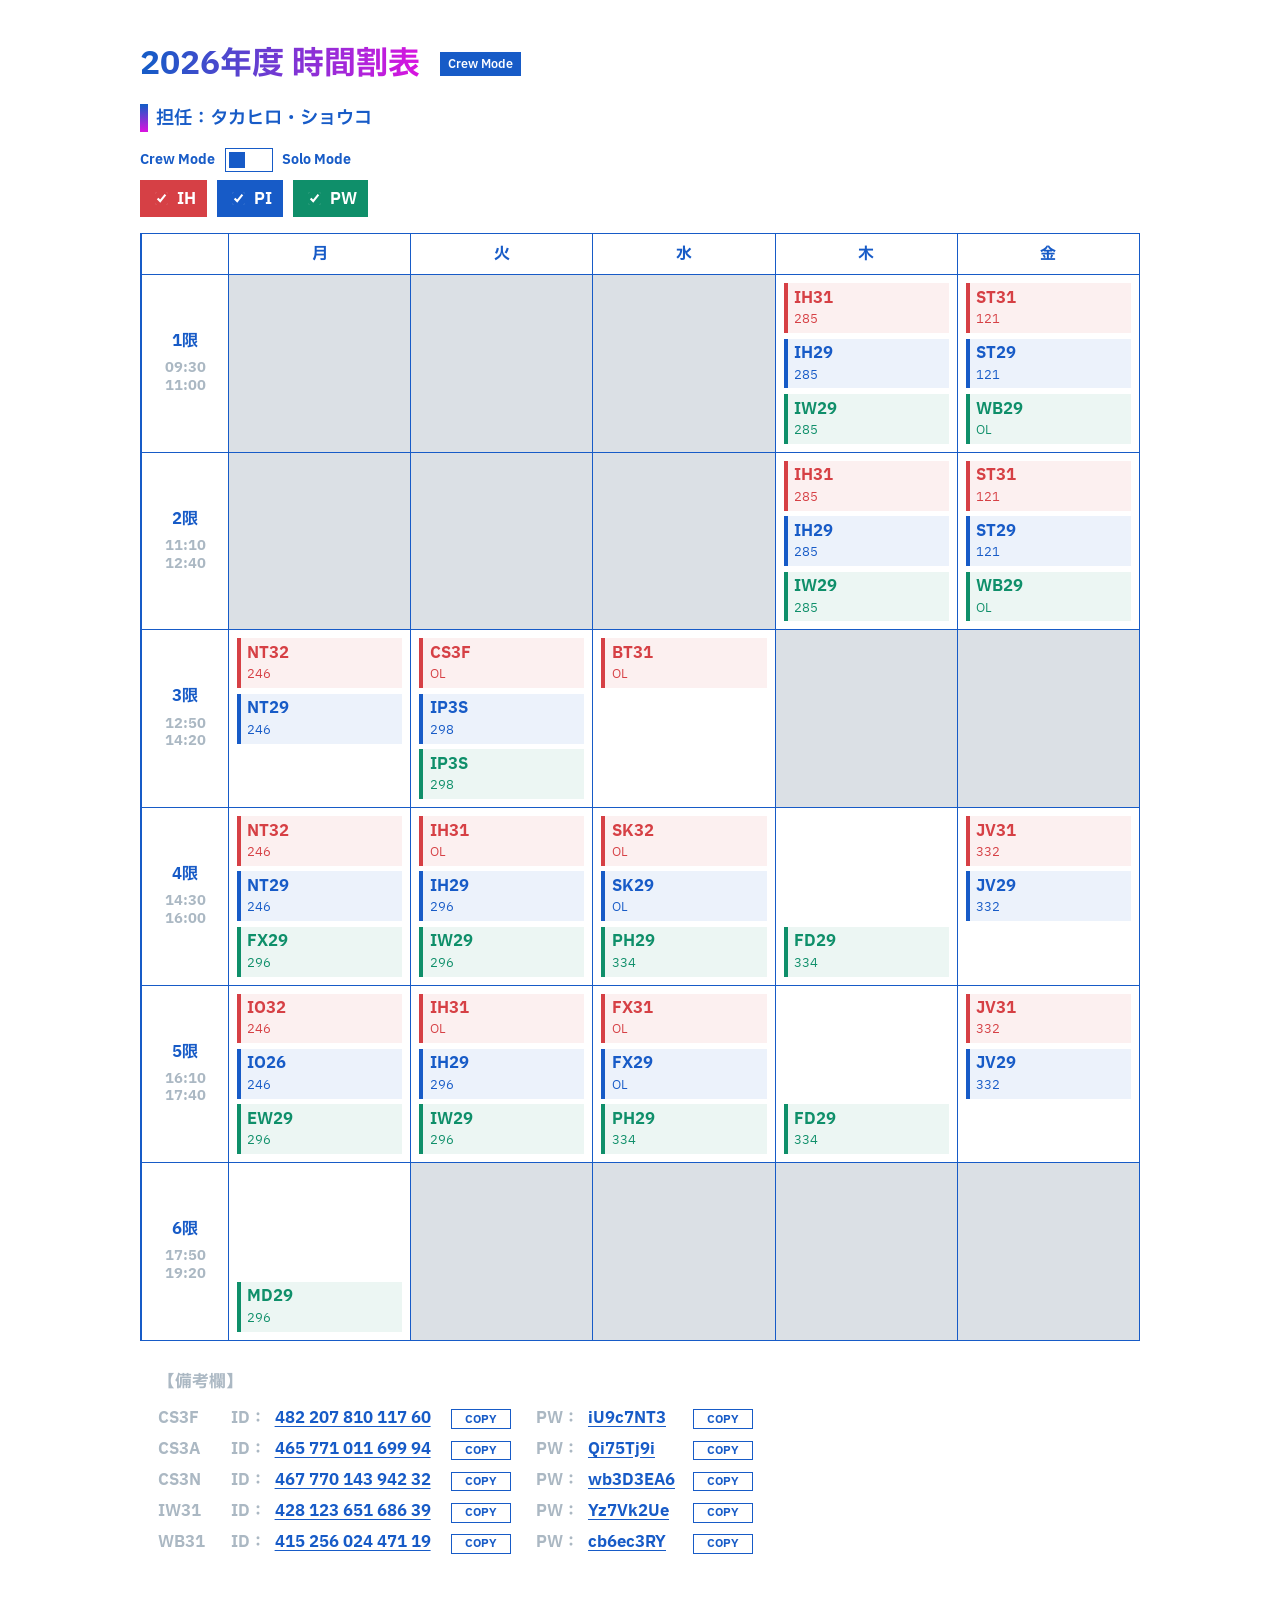
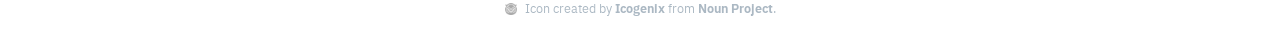
<file: index.html>
<!DOCTYPE html>
<html lang="ja">

<head>
  <meta charset="UTF-8">
  <meta name="viewport" content="width=device-width, initial-scale=1.0">
  <title>2026年度 時間割表</title>
  <link rel="icon" type="image/x-icon" href="favicon.png">
  <link rel="stylesheet" href="css/styles.css">
  <link rel="preconnect" href="https://fonts.googleapis.com">
  <link rel="preconnect" href="https://fonts.gstatic.com" crossorigin>
  <link href="https://fonts.googleapis.com/css2?family=IBM+Plex+Sans+JP:wght@400;500;600;700&display=swap"
    rel="stylesheet">
</head>

<body data-mode="crew">
  <main class="sheet">
    <header class="sheet-header">
      <div class="sheet-title-wrapper">
        <h1 class="sheet-title">2026年度 時間割表</h1>
        <span class="current-mode">Crew Mode</span>
      </div>
      <p><span class="sheet-meta" id="sheet-meta"></span></p>
      <div class="mode-toggle">
        <span id="crew-mode-label">Crew Mode</span>
        <label class="mode-switch" aria-label="Solo ModeとCrew Modeを切り替え">
          <input type="checkbox" id="mode-toggle" aria-labelledby="crew-mode-label solo-mode-label">
          <span class="mode-switch-track"></span>
        </label>
        <span id="solo-mode-label">Solo Mode</span>
      </div>
    </header>

    <fieldset class="timetable-picker" aria-label="時間割を選択">
      <!-- <legend>時間割</legend> -->
      <div id="timetable-options" class="timetable-options"></div>
    </fieldset>

    <table class="timetable">
      <thead>
        <tr id="timetable-head"></tr>
      </thead>
      <tbody id="timetable-body"></tbody>
    </table>

    <section class="notes" aria-labelledby="notes-heading">
      <h2 id="notes-heading">【備考欄】</h2>
      <ul>
        <li>
          <span class="note-code">CS3F</span>
          <span class="note-label note-id-label">ID：</span>
          <span class="note-copy-value note-id-value" role="button" tabindex="0"
            data-copy-value="482 207 810 117 60">482 207 810 117 60</span>
          <button type="button" class="note-copy-button note-id-copy" data-copy-value="482 207 810 117 60"
            aria-label="CS3F IDをコピー">COPY</button>
          <span class="note-label note-pw-label">PW：</span>
          <span class="note-copy-value note-pw-value" role="button" tabindex="0"
            data-copy-value="iU9c7NT3">iU9c7NT3</span>
          <button type="button" class="note-copy-button note-pw-copy" data-copy-value="iU9c7NT3"
            aria-label="CS3F PWをコピー">COPY</button>
        </li>
        <li>
          <span class="note-code">CS3A</span>
          <span class="note-label note-id-label">ID：</span>
          <span class="note-copy-value note-id-value" role="button" tabindex="0"
            data-copy-value="465 771 011 699 94">465 771 011 699 94</span>
          <button type="button" class="note-copy-button note-id-copy" data-copy-value="465 771 011 699 94"
            aria-label="CS3A IDをコピー">COPY</button>
          <span class="note-label note-pw-label">PW：</span>
          <span class="note-copy-value note-pw-value" role="button" tabindex="0"
            data-copy-value="Qi75Tj9i">Qi75Tj9i</span>
          <button type="button" class="note-copy-button note-pw-copy" data-copy-value="Qi75Tj9i"
            aria-label="CS3A PWをコピー">COPY</button>
        </li>
        <li>
          <span class="note-code">CS3N</span>
          <span class="note-label note-id-label">ID：</span>
          <span class="note-copy-value note-id-value" role="button" tabindex="0"
            data-copy-value="467 770 143 942 32">467 770 143 942 32</span>
          <button type="button" class="note-copy-button note-id-copy" data-copy-value="467 770 143 942 32"
            aria-label="CS3N IDをコピー">COPY</button>
          <span class="note-label note-pw-label">PW：</span>
          <span class="note-copy-value note-pw-value" role="button" tabindex="0"
            data-copy-value="wb3D3EA6">wb3D3EA6</span>
          <button type="button" class="note-copy-button note-pw-copy" data-copy-value="wb3D3EA6"
            aria-label="CS3N PWをコピー">COPY</button>
        </li>
        <li>
          <span class="note-code">IW31</span>
          <span class="note-label note-id-label">ID：</span>
          <span class="note-copy-value note-id-value" role="button" tabindex="0"
            data-copy-value="428 123 651 686 39">428 123 651 686 39</span>
          <button type="button" class="note-copy-button note-id-copy" data-copy-value="428 123 651 686 39"
            aria-label="IW31 IDをコピー">COPY</button>
          <span class="note-label note-pw-label">PW：</span>
          <span class="note-copy-value note-pw-value" role="button" tabindex="0"
            data-copy-value="Yz7Vk2Ue">Yz7Vk2Ue</span>
          <button type="button" class="note-copy-button note-pw-copy" data-copy-value="Yz7Vk2Ue"
            aria-label="IW31 PWをコピー">COPY</button>
        </li>
        <li>
          <span class="note-code">WB31</span>
          <span class="note-label note-id-label">ID：</span>
          <span class="note-copy-value note-id-value" role="button" tabindex="0"
            data-copy-value="415 256 024 471 19">415 256 024 471 19</span>
          <button type="button" class="note-copy-button note-id-copy" data-copy-value="415 256 024 471 19"
            aria-label="WB31 IDをコピー">COPY</button>
          <span class="note-label note-pw-label">PW：</span>
          <span class="note-copy-value note-pw-value" role="button" tabindex="0"
            data-copy-value="cb6ec3RY">cb6ec3RY</span>
          <button type="button" class="note-copy-button note-pw-copy" data-copy-value="cb6ec3RY"
            aria-label="WB31 PWをコピー">COPY</button>
        </li>
      </ul>
    </section>
  </main>
  <footer>
    <img src="favicon.png" alt="Icon by Icogenix">
    <p>Icon created by <strong><a href="https://thenounproject.com/creator/asmahameed743/"
          target="_blank">Icogenix</a></strong> from <strong><a href="https://thenounproject.com/" target="_blank">Noun
          Project</a></strong>.</p>
  </footer>
  <script src="js/main.js" defer></script>
</body>

</html>
</file>
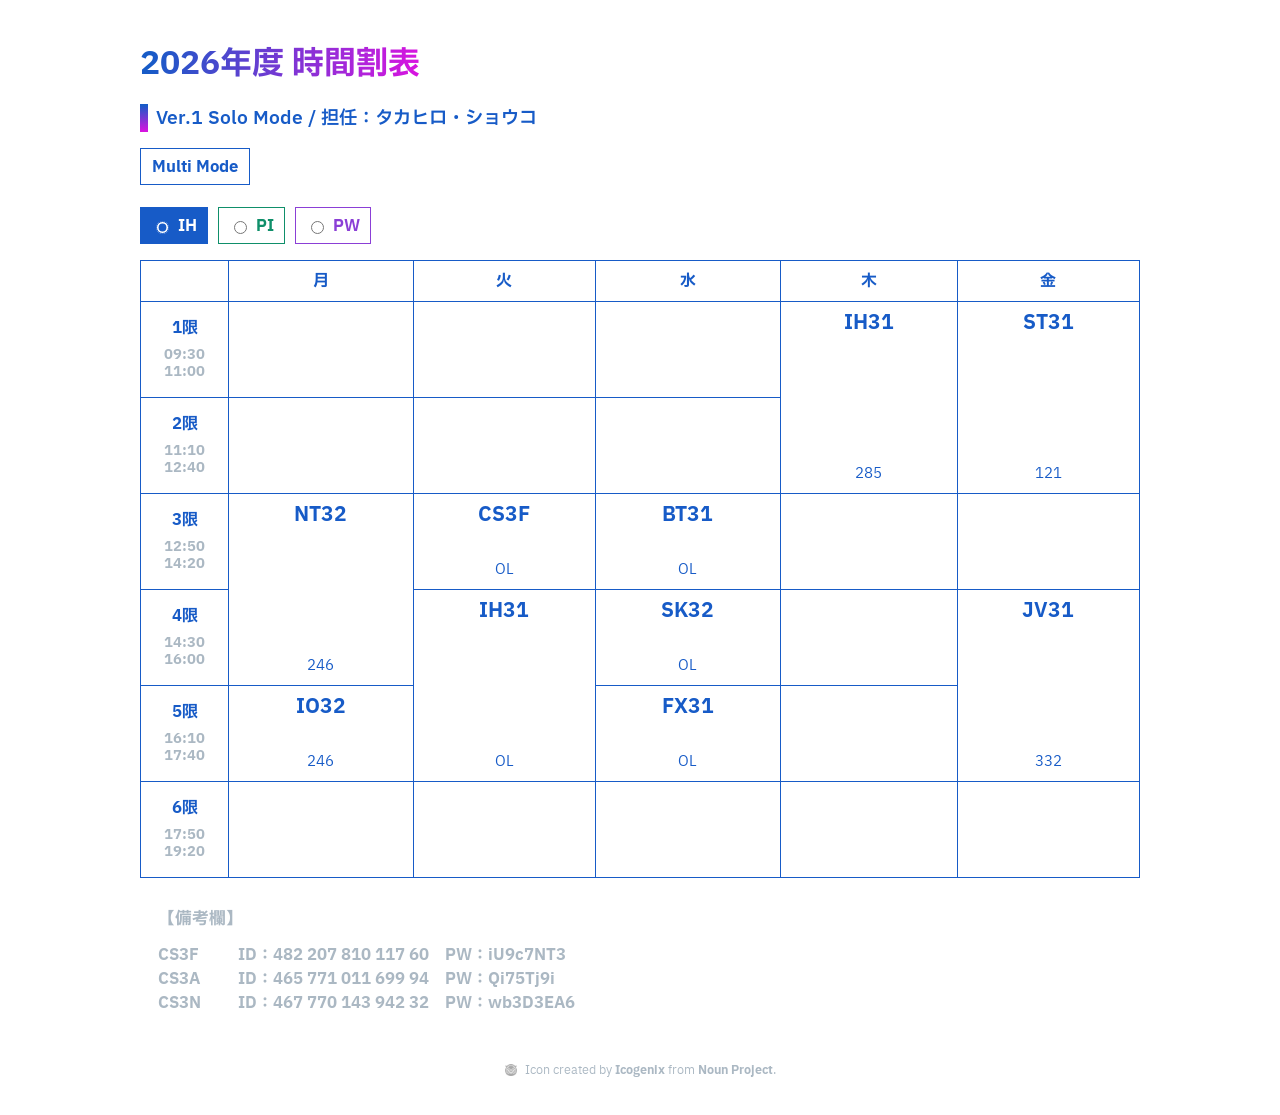
<file: ver1/index.html>
<!DOCTYPE html>
<html lang="ja">

<head>
  <meta charset="UTF-8">
  <meta name="viewport" content="width=device-width, initial-scale=1.0">
  <title>2026年度 時間割表 Solo Mode</title>
  <link rel="icon" type="image/x-icon" href="../favicon.png">
  <link rel="stylesheet" href="styles-solo.css">
  <link rel="preconnect" href="https://fonts.googleapis.com">
  <link rel="preconnect" href="https://fonts.gstatic.com" crossorigin>
  <link href="https://fonts.googleapis.com/css2?family=IBM+Plex+Sans+JP:wght@400;500;600;700&display=swap"
    rel="stylesheet">
</head>

<body>
  <main class="sheet">
    <header class="sheet-header">
      <p><span class="sheet-title">2026年度 時間割表</span></p>
      <p><span class="sheet-meta">Ver.1 Solo Mode / 担任：タカヒロ・ショウコ</span></p>
      <nav class="mode-nav" aria-label="表示モード">
        <a href="../index.html">Multi Mode</a>
      </nav>
    </header>

    <fieldset class="timetable-picker" aria-label="時間割を選択">
      <div id="timetable-options" class="timetable-options"></div>
    </fieldset>

    <table class="timetable">
      <thead>
        <tr id="timetable-head"></tr>
      </thead>
      <tbody id="timetable-body"></tbody>
    </table>

    <section class="notes" aria-labelledby="notes-heading">
      <h2 id="notes-heading">【備考欄】</h2>
      <ul>
        <li><span class="note-code">CS3F</span><span class="note-text">ID：482 207 810 117 60</span><span
            class="note-pwd">PW：iU9c7NT3</span></li>
        <li><span class="note-code">CS3A</span><span class="note-text">ID：465 771 011 699 94</span><span
            class="note-pwd">PW：Qi75Tj9i</span></li>
        <li><span class="note-code">CS3N</span><span class="note-text">ID：467 770 143 942 32</span><span
            class="note-pwd">PW：wb3D3EA6</span></li>
      </ul>
    </section>
  </main>
  <footer>
    <img src="../favicon.png" alt="Icon by Icogenix">
    <p>Icon created by <strong><a href="https://thenounproject.com/creator/asmahameed743/"
          target="_blank">Icogenix</a></strong> from <strong><a href="https://thenounproject.com/"
          target="_blank">Noun Project</a></strong>.</p>
  </footer>
  <script src="main-solo.js" defer></script>
</body>

</html>
</file>
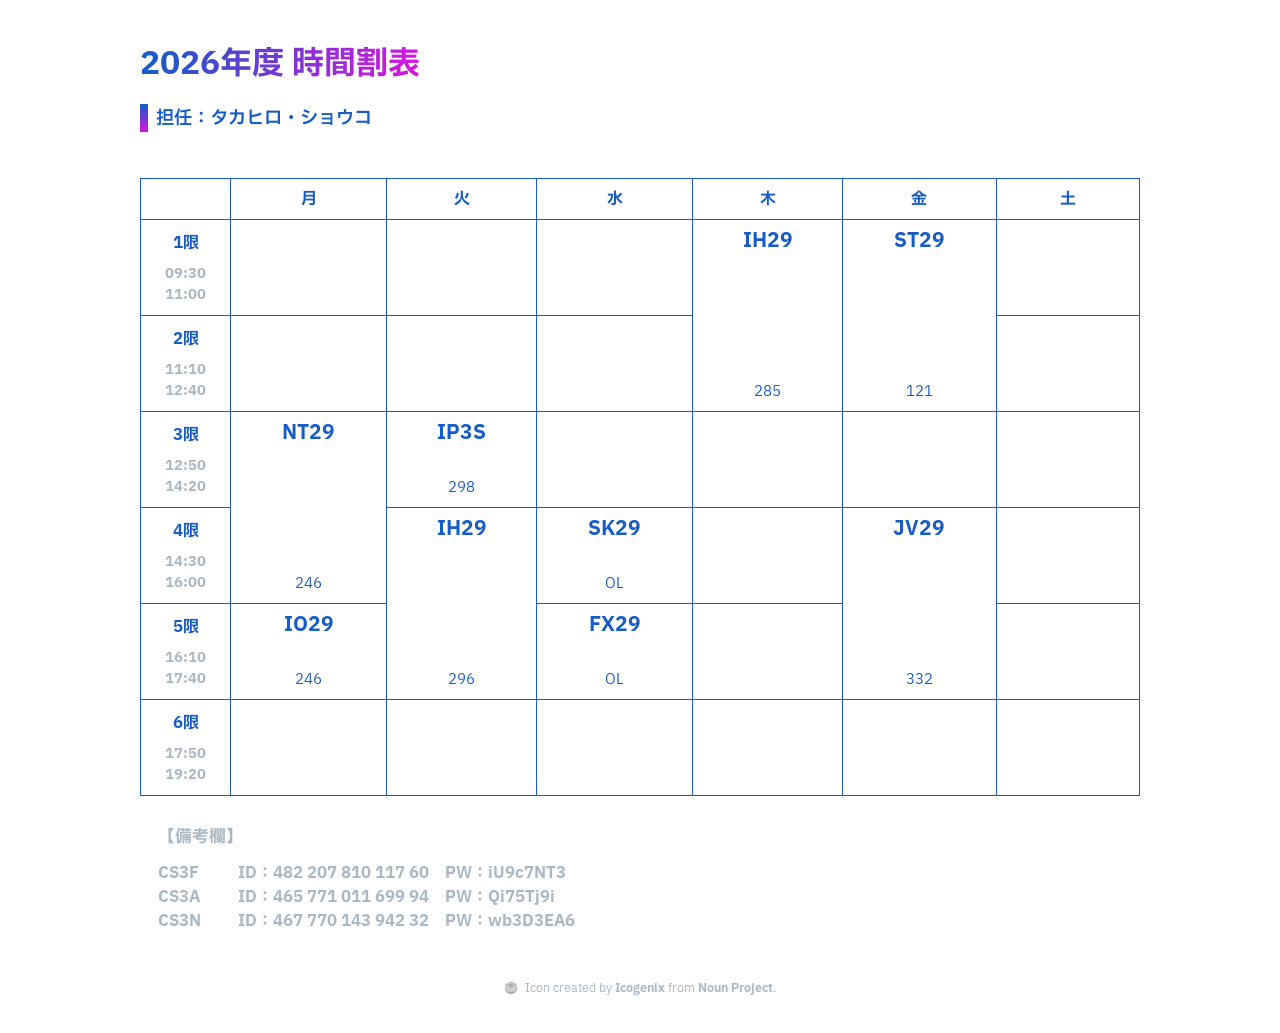
<file: timetable.html>
<!DOCTYPE html>
<html lang="ja">

<head>
  <meta charset="UTF-8">
  <meta name="viewport" content="width=device-width, initial-scale=1.0">
  <title>2026年度 時間割表</title>
  <link rel="icon" type="image/x-icon" href="favicon.png">
  <link rel="stylesheet" href="timetable.css">
  <link rel="preconnect" href="https://fonts.googleapis.com">
  <link rel="preconnect" href="https://fonts.gstatic.com" crossorigin>
  <link href="https://fonts.googleapis.com/css2?family=IBM+Plex+Sans+JP:wght@400;500;600;700&display=swap"
    rel="stylesheet">
</head>

<body>
  <main class="sheet">
    <header class="sheet-header">
      <p><span class="sheet-title">2026年度 時間割表</span></p>
      <p><span class="sheet-meta">担任：タカヒロ・ショウコ</span></p>
    </header>

    <table class="timetable">
      <thead>
        <tr>
          <th scope="col" class="period-col"></th>
          <th scope="col">月</th>
          <th scope="col">火</th>
          <th scope="col">水</th>
          <th scope="col">木</th>
          <th scope="col">金</th>
          <th scope="col">土</th>
        </tr>
      </thead>
      <tbody>
        <tr>
          <th scope="row">
            <span class="period">1限</span>
            <span class="time">09:30<br />11:00</span>
          </th>
          <td></td>
          <td></td>
          <td></td>
          <td rowspan="2">
            <div class="lesson">
              <div class="subject">IH29</div>
              <div class="detail">285</div>
            </div>
          </td>
          <td rowspan="2">
            <div class="lesson">
              <div class="subject">ST29</div>
              <div class="detail">121</div>
            </div>
          </td>
          <td></td>
        </tr>
        <tr>
          <th scope="row">
            <span class="period">2限</span>
            <span class="time">11:10<br />12:40</span>
          </th>
          <td></td>
          <td></td>
          <td></td>
          <!-- <td>
            <div class="subject">IH29</div>
            <div class="detail">285</div>
          </td> -->
          <!-- <td>
            <div class="subject">ST29</div>
            <div class="detail">121</div>
          </td> -->
          <td></td>
        </tr>
        <tr>
          <th scope="row">
            <span class="period">3限</span>
            <span class="time">12:50<br />14:20</span>
          </th>
          <td rowspan="2">
            <div class="lesson">
              <div class="subject">NT29</div>
              <div class="detail">246</div>
            </div>
          </td>
          <td>
            <div class="lesson">
              <div class="subject">IP3S</div>
              <div class="detail">298</div>
            </div>
          </td>
          <td></td>
          <td></td>
          <td></td>
          <td></td>
        </tr>
        <tr>
          <th scope="row">
            <span class="period">4限</span>
            <span class="time">14:30<br />16:00</span>
          </th>
          <!-- <td>
            <div class="subject">NT29</div>
            <div class="detail">246</div>
          </td> -->
          <td rowspan="2">
            <div class="lesson">
              <div class="subject">IH29</div>
              <div class="detail">296</div>
            </div>
          </td>
          <td>
            <div class="lesson">
              <div class="subject">SK29</div>
              <div class="detail">OL</div>
            </div>
          </td>
          <td></td>
          <td rowspan="2">
            <div class="lesson">
              <div class="subject">JV29</div>
              <div class="detail">332</div>
            </div>
          </td>
          <td></td>
        </tr>
        <tr>
          <th scope="row">
            <span class="period">5限</span>
            <span class="time">16:10<br />17:40</span>
          </th>
          <td>
            <div class="lesson">
              <div class="subject">IO29</div>
              <div class="detail">246</div>
            </div>
          </td>
          <!-- <td>
            <div class="subject">IH29</div>
            <div class="detail">296</div>
          </td> -->
          <td>
            <div class="lesson">
              <div class="subject">FX29</div>
              <div class="detail">OL</div>
            </div>
          </td>
          <td></td>
          <!-- <td>
            <div class="subject">JV29</div>
            <div class="detail">332</div>
          </td> -->
          <td></td>
        </tr>
        <tr>
          <th scope="row">
            <span class="period">6限</span>
            <span class="time">17:50<br />19:20</span>
          </th>
          <td></td>
          <td></td>
          <td></td>
          <td></td>
          <td></td>
          <td></td>
        </tr>
      </tbody>
    </table>

    <section class="notes" aria-labelledby="notes-heading">
      <h2 id="notes-heading">【備考欄】</h2>
      <ul>
        <li><span class="note-code">CS3F</span><span class="note-text">ID：482 207 810 117 60</span><span
            class="note-pwd">PW：iU9c7NT3</span></li>
        <li><span class="note-code">CS3A</span><span class="note-text">ID：465 771 011 699 94</span><span
            class="note-pwd">PW：Qi75Tj9i</span></li>
        <li><span class="note-code">CS3N</span><span class="note-text">ID：467 770 143 942 32</span><span
            class="note-pwd">PW：wb3D3EA6</span></li>
      </ul>
    </section>
  </main>
  <footer>
  <img src="favicon.png" alt="Icon by Icogenix">
  <p>Icon created by <strong><a href="https://thenounproject.com/creator/asmahameed743/" target="_blank">Icogenix</a></strong> from <strong><a href="https://thenounproject.com/" target="_blank">Noun Project</a></strong>.</p>
  </footer>
</body>

</html>
</file>
<file: css/styles.css>
:root {
  --hal: #175bc7;
  --fill: #0fa3df;
  --hal-dim: #abb8c3;
  --black: #1c1c1c;
  --timetable-ih: #d64045;
  --timetable-pi: #175bc7;
  --timetable-pw: #0f8f6a;
  --period-col-width: 5.5rem;

  --timetable-min-width: 760px;
  --timetable-row-height: 4rem;
}

* {
  box-sizing: border-box;
}

::selection {
  color: white;
  background-color: var(--hal);
}

a {
  text-decoration: none;
}

body {
  color: var(--hal);
  font-family: "IBM Plex Sans JP", "Yu Gothic", sans-serif;
  padding: 1rem;
}

.sheet {
  width: min(100%, 1000px);
  margin: 1rem auto;
}

.sheet-header {
  text-align: left;
  font-style: normal;
  font-weight: 700;
}

.sheet-title-wrapper {
  display: flex;
  align-items: center;
  gap: 0.5rem;
}

h1 {
  font-size: 2rem;
  background: linear-gradient(97deg, var(--hal) 4%, #db13e0);
  -webkit-background-clip: text;
  background-clip: text;
  color: transparent;

  padding: 0;
  margin: 0;
}

.current-mode {
  display: inline-flex;
  margin-left: 0.75rem;
  padding: 0.2rem 0.5rem;
  background: var(--hal);
  color: white;
  font-size: 0.75rem;
  font-weight: 600;
  vertical-align: middle;
}

.sheet-meta {
  position: relative;
  padding-left: 1rem;
  font-size: 1.15rem;
  font-weight: 600;
  white-space: nowrap;
}

.sheet-meta::before {
  content: "";
  position: absolute;
  left: 0;
  top: 0;
  bottom: 0;
  width: 0.5rem;
  background: linear-gradient(180deg, var(--hal) 4%, #db13e0);
}

.mode-toggle {
  display: flex;
  align-items: center;
  gap: 0.6rem;
  margin-top: 0.75rem;
  color: var(--hal);
  font-size: 0.85rem;
  font-weight: 700;
}

.mode-switch {
  position: relative;
  display: inline-flex;
  align-items: center;
  cursor: pointer;
}

.mode-switch input {
  position: absolute;
  opacity: 0;
}

.mode-switch-track {
  position: relative;
  width: 3rem;
  height: 1.5rem;
  border: 1px solid var(--hal);
  background: white;
  transition: background-color 160ms ease;
}

.mode-switch-track::before {
  content: "";
  position: absolute;
  top: 0.2rem;
  left: 0.2rem;
  width: 1rem;
  height: 1rem;
  background: var(--hal);
  transition: transform 160ms ease, background-color 160ms ease;
}

.mode-switch input:checked + .mode-switch-track {
  background: var(--hal);
}

.mode-switch input:checked + .mode-switch-track::before {
  background: white;
  transform: translateX(1.5rem);
}

.mode-switch input:focus-visible + .mode-switch-track {
  outline: 2px solid var(--hal);
  outline-offset: 2px;
}

.timetable-picker {
  width: fit-content;
  margin: 0.5rem 0 0;
  padding: 0;
  border: 0;
}

.timetable-picker legend {
  margin-bottom: 0.4rem;
  font-weight: 700;
}

.timetable-options {
  display: flex;
  gap: 0.6rem;
  align-items: center;
  flex-wrap: wrap;
}

.timetable-option {
  --timetable-color: var(--timetable-ih);
  display: inline-flex;
  align-items: center;
  gap: 0.35rem;
  min-width: 4rem;
  padding: 0.35rem 0.65rem;
  border: 1px solid var(--timetable-color);
  color: var(--timetable-color);
  cursor: pointer;
  font-weight: 700;
}

.timetable-option-pi {
  --timetable-color: var(--timetable-pi);
}

.timetable-option-pw {
  --timetable-color: var(--timetable-pw);
}

.timetable-option input {
  accent-color: var(--timetable-color);
}

.timetable-option:has(input:checked) {
  color: white;
  background: var(--timetable-color);
}

.timetable-option:has(input:focus-visible) {
  outline: 2px solid var(--timetable-color);
  outline-offset: 2px;
}

.timetable {
  border-collapse: separate;
  border-spacing: 0;
  border-top: 1px solid var(--hal);
  border-left: 1px solid var(--hal);
  margin-top: 1rem;
  width: 100%;
  min-width: var(--timetable-min-width);
}

[data-mode="crew"] .timetable {
  table-layout: fixed;
}

[data-mode="solo"] .timetable {
  table-layout: fixed;
}

[data-mode="solo"] .timetable thead th:not(.period-col),
[data-mode="solo"] .timetable tbody td {
  width: calc((100% - var(--period-col-width)) / 5);
}

.timetable th,
.timetable td {
  border-right: 1px solid var(--hal);
  border-bottom: 1px solid var(--hal);
  text-align: center;
  vertical-align: middle;
  padding: 0.5rem;
}

.timetable thead th {
  color: var(--hal);
  font-size: 1rem;
}

.period-col,
.timetable tbody th {
  position: sticky;
  left: 0;
  z-index: 2;
  background: white;
  border-left: 1px solid var(--hal);
  border-right: 1px solid var(--hal);
  width: var(--period-col-width);
  min-width: var(--period-col-width);
  max-width: var(--period-col-width);
}

.period-col {
  z-index: 3;
}

.timetable tbody th {
  color: var(--hal);
  padding: 0.5rem 0.35rem;
}

.timetable tbody tr {
  height: var(--timetable-row-height);
}

.timetable td {
  min-width: 4em;
  height: var(--timetable-row-height);
}

.timetable td.is-free {
  background-color: #DBE0E5;
}

.period,
.time,
.subject,
.detail {
  display: block;
}

.period,
.time {
  text-align: center;
  margin: auto;
  width: 100%;
  padding-inline: 0;
}

.period {
  font-size: 1rem;
  font-weight: 700;
  line-height: 1.2;
}

.time {
  margin-top: 8px;
  font-size: 0.88rem;
  line-height: 1.25;
  color: var(--hal-dim);
}

.lesson {
  display: flex;
  flex-direction: column;
}

.lesson .detail {
  margin-top: 0;
}

[data-mode="solo"] .lesson {
  align-items: center;
  justify-content: space-between;
  min-height: 76px;
}

[data-mode="solo"] .timetable td[rowspan="2"] > .lesson {
  min-height: 172px;
}

[data-mode="solo"] .subject {
  color: var(--hal);
  font-weight: 700;
  font-size: 1.25rem;
  line-height: 1.15;
}

[data-mode="solo"] .detail {
  color: var(--hal);
  font-size: 0.9rem;
  line-height: 1.3;
  word-break: break-word;
}

[data-mode="crew"] .lesson-stack {
  display: grid;
  grid-template-rows: repeat(3, minmax(max-content, 1fr));
  gap: 0.35rem;
  height: 100%;
  min-height: 100%;
}

[data-mode="crew"] .lesson {
  --lesson-color: var(--timetable-ih);
  gap: 0.25rem;
  align-items: stretch;
  justify-content: center;
  min-height: 0;
  padding: 0.35rem 0.4rem;
  border-left: 4px solid var(--lesson-color);
  background: rgba(214, 64, 69, 0.08);
  text-align: left;
}

[data-mode="crew"] .lesson-ih {
  grid-row: 1;
  align-self: start;
}

[data-mode="crew"] .lesson-pi {
  --lesson-color: var(--timetable-pi);
  grid-row: 2;
  align-self: center;
  background: rgba(23, 91, 199, 0.08);
}

[data-mode="crew"] .lesson-pw {
  --lesson-color: var(--timetable-pw);
  grid-row: 3;
  align-self: end;
  background: rgba(15, 143, 106, 0.08);
}

[data-mode="crew"] .lesson-meta {
  display: flex;
  gap: 0.35rem;
  align-items: baseline;
}

[data-mode="crew"] .subject {
  color: var(--lesson-color);
  font-weight: 700;
  font-size: 1rem;
  line-height: 1.15;
}

[data-mode="crew"] .detail {
  color: var(--lesson-color);
  font-size: 0.78rem;
  line-height: 1.3;
  word-break: break-word;
}

.notes {
  margin-top: 14px;
  padding: 14px 18px 18px;
  color: var(--hal-dim);
}

.notes h2 {
  margin: 0 0 12px;
  font-size: 1.05rem;
}

.notes ul {
  list-style: none;
  margin: 0;
  padding: 0;
}

.notes li {
  display: grid;
  grid-template-columns: 4rem max-content minmax(10.5rem, max-content) calc(3.75rem + 1rem) max-content minmax(5rem, max-content) 3.75rem;
  gap: 0.35rem 0.55rem;
  align-items: baseline;
  font-weight: 700;
}

.notes li + li {
  margin-top: 0.45rem;
}

.note-code {
  grid-column: 1;
}

.note-label {
  color: var(--hal-dim);
}

.note-id-label {
  grid-column: 2;
}

.note-id-value {
  grid-column: 3;
}

.note-id-copy {
  grid-column: 4;
  justify-self: start;
}

.note-pw-label {
  grid-column: 5;
}

.note-pw-value {
  grid-column: 6;
  width: 6rem;
}

.note-pw-copy {
  grid-column: 7;
  justify-self: start;
}

.note-copy-value {
  cursor: pointer;
  color: var(--hal);
  text-decoration: underline;
  text-underline-offset: 0.18em;
  word-break: break-word;
}

.note-copy-value:focus-visible,
.note-copy-button:focus-visible {
  outline: 2px solid var(--hal);
  outline-offset: 2px;
}

.note-copy-button {
  display: inline-flex;
  align-items: center;
  justify-content: center;
  border: 1px solid currentColor;
  background: transparent;
  color: var(--hal);
  cursor: pointer;
  font: inherit;
  font-size: 0.70rem;
  font-weight: 700;
  min-width: 3.75rem;
  padding: 0.2rem;
  line-height: 1;
  text-align: center;
  vertical-align: middle;
}

.note-copy-button:hover {
  color: white;
  background: var(--hal);
}

footer {
  display: flex;
  justify-content: center;
  align-items: center;
}

footer img {
  height: 0.75rem;
  filter: grayscale(100%) opacity(50%);
  margin-right: 0.5rem;
}

footer p {
  text-align: center;
  color: var(--hal-dim);
  font-size: 0.75rem;
}

footer a {
  color: var(--hal-dim);
}

@media (max-width: 900px) {
  body {
    padding: 0.75rem;
  }

  .sheet {
    margin: 0.5rem auto;
    overflow-x: auto;
  }

  .sheet-meta {
    white-space: normal;
  }

  .timetable {
    width: var(--timetable-min-width);
  }

  .timetable th,
  .timetable td {
    padding: 0.45rem;
  }

  [data-mode="solo"] .subject {
    font-size: 1.1rem;
  }

  [data-mode="solo"] .detail {
    font-size: 0.82rem;
  }

  [data-mode="crew"] .subject {
    font-size: 0.92rem;
  }

  [data-mode="crew"] .detail {
    font-size: 0.74rem;
  }
}

@media (max-width: 600px) {
  :root {
    --period-col-width: 5rem;
    --timetable-min-width: 680px;
  }

  body {
    padding: 0.5rem;
  }

  .sheet-title {
    font-size: 1.6rem;
  }

  .sheet-meta {
    font-size: 1rem;
  }

  .timetable-options {
    gap: 0.45rem;
  }

  .timetable-option {
    min-width: 3.5rem;
    padding: 0.3rem 0.55rem;
  }

  .notes {
    padding-inline: 0;
  }

  .notes li {
    grid-template-columns: 4rem max-content max-content 3.75rem;
    gap: 0.35rem 1rem;
    align-items: baseline;
  }

  .note-code {
    grid-column: 1;
    grid-row: 1 / 3;
    align-self: start;
  }

  .note-id-label {
    grid-column: 2;
    grid-row: 1;
  }

  .note-id-value {
    grid-column: 3;
    grid-row: 1;
  }

  .note-id-copy {
    grid-column: 4;
    grid-row: 1;
  }

  .note-pw-label {
    grid-column: 2;
    grid-row: 2;
  }

  .note-pw-value {
    grid-column: 3;
    grid-row: 2;
  }

  .note-pw-copy {
    grid-column: 4;
    grid-row: 2;
  }
}
</file>
<file: ver1/styles-solo.css>
:root {
  --hal: #175bc7;
  --fill: #0fa3df;
  --hal-dim: #abb8c3;
  --black: #1c1c1c;
  --timetable-ih: #175bc7;
  --timetable-pi: #0f8f6a;
  --timetable-pw: #8b3fd6;
  --period-col-width: 5.5rem;
  --timetable-min-width: 760px;
}

* {
  box-sizing: border-box;
}

::selection {
  color: white;
  background-color: var(--hal);
}

a {
  text-decoration: none;
}

body {
  color: var(--hal);
  font-family: "IBM Plex Sans JP", "Yu Gothic", sans-serif;
  padding: 1rem;
}

.sheet {
  width: min(100%, 1000px);
  margin: 1rem auto;
}

.sheet-header {
  text-align: left;
  padding-bottom: 14px;
  font-weight: 700;
}

.sheet-title {
  font-size: 2rem;
  background: linear-gradient(97deg, #175bc7 4%, #db13e0);
  -webkit-background-clip: text;
  background-clip: text;
  color: transparent;
}

.sheet-meta {
  position: relative;
  padding-left: 1rem;
  font-size: 1.15rem;
  font-weight: 600;
  white-space: nowrap;
}

.sheet-meta::before {
  content: "";
  position: absolute;
  left: 0;
  top: 0;
  bottom: 0;
  width: 0.5rem;
  background: linear-gradient(180deg, #175bc7 4%, #db13e0);
}

.mode-nav {
  margin-top: 0.75rem;
}

.mode-nav a {
  display: inline-flex;
  align-items: center;
  min-height: 2rem;
  padding: 0.35rem 0.7rem;
  border: 1px solid var(--hal);
  color: var(--hal);
  font-weight: 700;
}

.mode-nav a:hover,
.mode-nav a:focus-visible {
  color: white;
  background: var(--hal);
}

.timetable-picker {
  width: fit-content;
  margin: 0.5rem 0 0;
  padding: 0;
  border: 0;
}

.timetable-options {
  display: flex;
  gap: 0.6rem;
  align-items: center;
  flex-wrap: wrap;
}

.timetable-option {
  --timetable-color: var(--timetable-ih);
  display: inline-flex;
  align-items: center;
  gap: 0.35rem;
  min-width: 4rem;
  padding: 0.35rem 0.65rem;
  border: 1px solid var(--timetable-color);
  color: var(--timetable-color);
  cursor: pointer;
  font-weight: 700;
}

.timetable-option-pi {
  --timetable-color: var(--timetable-pi);
}

.timetable-option-pw {
  --timetable-color: var(--timetable-pw);
}

.timetable-option input {
  accent-color: var(--timetable-color);
}

.timetable-option:has(input:checked) {
  color: white;
  background: var(--timetable-color);
}

.timetable-option:has(input:focus-visible) {
  outline: 2px solid var(--timetable-color);
  outline-offset: 2px;
}

.timetable {
  border-collapse: collapse;
  /* table-layout: fixed; */
  margin-top: 1rem;
  width: 100%;
  min-width: var(--timetable-min-width);
}

.timetable th,
.timetable td {
  border: 1px solid var(--hal);
  text-align: center;
  vertical-align: middle;
  padding: 0.5rem;
}

.timetable thead th {
  color: var(--hal);
  font-size: 1rem;
}

.period-col,
.timetable tbody th {
  width: var(--period-col-width);
  min-width: var(--period-col-width);
  max-width: var(--period-col-width);
}

.timetable tbody th {
  color: var(--hal);
  padding: 0.5rem 0.35rem;
}

.timetable tbody tr {
  height: 96px;
}

.timetable td {
  min-width: 4em;
  height: 96px;
}

.period,
.time,
.subject,
.detail {
  display: block;
}

.period,
.time {
  text-align: center;
  margin: auto;
  width: 100%;
  padding-inline: 0;
}

.period {
  font-size: 1rem;
  font-weight: 700;
  line-height: 1.2;
}

.time {
  margin-top: 8px;
  font-size: 0.88rem;
  line-height: 1.25;
  color: var(--hal-dim);
}

.lesson {
  display: flex;
  flex-direction: column;
  align-items: center;
  justify-content: space-between;
  min-height: 76px;
}

.timetable td[rowspan="2"] > .lesson {
  min-height: 172px;
}

.subject {
  color: var(--active-timetable-color, var(--hal));
  font-weight: 700;
  font-size: 1.25rem;
  line-height: 1.15;
}

.detail {
  color: var(--active-timetable-color, var(--hal));
  font-size: 0.9rem;
  line-height: 1.3;
  word-break: break-word;
}

html[data-timetable="ih"] {
  --active-timetable-color: var(--timetable-ih);
}

html[data-timetable="pi"] {
  --active-timetable-color: var(--timetable-pi);
}

html[data-timetable="pw"] {
  --active-timetable-color: var(--timetable-pw);
}

.lesson .detail {
  margin-top: 0;
}

.notes {
  margin-top: 14px;
  padding: 14px 18px 18px;
  color: var(--hal-dim);
}

.notes h2 {
  margin: 0 0 12px;
  font-size: 1.05rem;
}

.notes ul {
  list-style: none;
  margin: 0;
  padding: 0;
}

.notes li {
  display: flex;
  gap: 16px;
  align-items: baseline;
  font-weight: 700;
}

.note-code {
  min-width: 4rem;
}

.note-text,
.note-pwd {
  word-break: break-word;
}

@media (max-width: 900px) {
  body {
    padding: 0.75rem;
  }

  .sheet {
    margin: 0.5rem auto;
    overflow-x: auto;
  }

  .sheet-meta {
    white-space: normal;
  }

  .timetable {
    width: var(--timetable-min-width);
  }

  .timetable th,
  .timetable td {
    padding: 0.45rem;
  }

  .subject {
    font-size: 1.1rem;
  }

  .detail {
    font-size: 0.82rem;
  }
}

@media (max-width: 600px) {
  :root {
    --period-col-width: 5rem;
    --timetable-min-width: 680px;
  }

  body {
    padding: 0.5rem;
  }

  .sheet-title {
    font-size: 1.6rem;
  }

  .sheet-meta {
    font-size: 1rem;
  }

  .timetable-options {
    gap: 0.45rem;
  }

  .timetable-option {
    min-width: 3.5rem;
    padding: 0.3rem 0.55rem;
  }

  .notes {
    padding-inline: 0;
  }

  .notes li {
    flex-wrap: wrap;
    gap: 4px 12px;
  }
}

footer {
  display: flex;
  justify-content: center;
  align-items: center;
}

footer img {
  height: 0.75rem;
  filter: grayscale(100%) opacity(50%);;
  margin-right: 0.5rem;
}

footer p {
  text-align: center;
  color: var(--hal-dim);
  font-size: 0.75rem;
}

footer a {
  color: var(--hal-dim);
}
</file>
<file: timetable.css>
:root {
  --hal: #175bc7;
  --fill: #0fa3df;
  --hal-dim: #abb8c3;
  --black: #1c1c1c;
}

* {
  box-sizing: border-box;
}

::selection {
  color: white;
  background-color: var(--hal);
}

a {
  text-decoration: none;
}

body {
  color: var(--hal);
  font-family: "IBM Plex Sans JP", "Yu Gothic", sans-serif;
  padding: 1rem;
}

.sheet {
  width: 1000px;
  margin: 1rem auto;
}

.sheet-header {
  text-align: left;
  padding-bottom: 14px;
  font-weight: 700;
}

.sheet-title {
  font-size: 2rem;
  background: linear-gradient(97deg, #175bc7 4%, #db13e0);
  -webkit-background-clip: text;
  background-clip: text;
  color: transparent;
}

.sheet-meta {
  position: relative;
  padding-left: 1rem;
  font-size: 1.15rem;
  font-weight: 600;
  white-space: nowrap;
}

.sheet-meta::before {
  content: "";
  position: absolute;
  left: 0;
  top: 0;
  bottom: 0;
  width: 0.5rem;
  background: linear-gradient(180deg, #175bc7 4%, #db13e0);
}

.timetable {
  border-collapse: collapse;
  /* table-layout: fixed; */
  margin-top: 1rem;
  width: 100%;
}

.timetable th,
.timetable td {
  border: 1px solid var(--hal);
  text-align: center;
  vertical-align: middle;
  padding: 0.5rem;
}

.timetable thead th {
  color: var(--hal);
  font-size: 1rem;
}

.period-col,
.timetable tbody th {
  width: 4rem;
}

.timetable tbody th {
  color: var(--hal);
}

.timetable tbody tr {
  height: 96px;
}

.timetable td {
  min-width: 4em;
  height: 96px;
}

.period,
.time,
.subject,
.detail {
  display: block;
}

.period,
.time {
  text-align: center;
  margin: auto;
  width: fit-content;
  padding-inline: 1rem;
}

.period {
  font-size: 1rem;
  font-weight: 700;
}

.time {
  margin-top: 8px;
  font-size: 0.88rem;
  color: var(--hal-dim);
}

.lesson {
  display: flex;
  flex-direction: column;
  align-items: center;
  justify-content: space-between;
  min-height: 76px;
}

.timetable td[rowspan="2"] > .lesson {
  min-height: 172px;
}

.subject {
  color: var(--hal);
  font-weight: 700;
  font-size: 1.25rem;
  line-height: 1.15;
}

.detail {
  color: var(--hal);
  font-size: 0.9rem;
  line-height: 1.3;
  word-break: break-word;
}

.lesson .detail {
  margin-top: 0;
}

.notes {
  margin-top: 14px;
  padding: 14px 18px 18px;
  color: var(--hal-dim);
}

.notes h2 {
  margin: 0 0 12px;
  font-size: 1.05rem;
}

.notes ul {
  list-style: none;
  margin: 0;
  padding: 0;
}

.notes li {
  display: flex;
  gap: 16px;
  align-items: baseline;
  font-weight: 700;
}

.note-code {
  min-width: 4rem;
}

.note-text,
.note-pwd {
  word-break: break-word;
}

@media (max-width: 900px) {
  .sheet-meta {
    white-space: normal;
  }

  .timetable {
    display: block;
    overflow-x: auto;
  }

  .timetable th,
  .timetable td {
    min-width: 6rem;
  }

  .period-col,
  .timetable tbody th {
    min-width: 4rem;
  }
}

footer {
  display: flex;
  justify-content: center;
  align-items: center;
}

footer img {
  height: 0.75rem;
  filter: grayscale(100%) opacity(50%);;
  margin-right: 0.5rem;
}

footer p {
  text-align: center;
  color: var(--hal-dim);
  font-size: 0.75rem;
}

footer a {
  color: var(--hal-dim);
}
</file>
